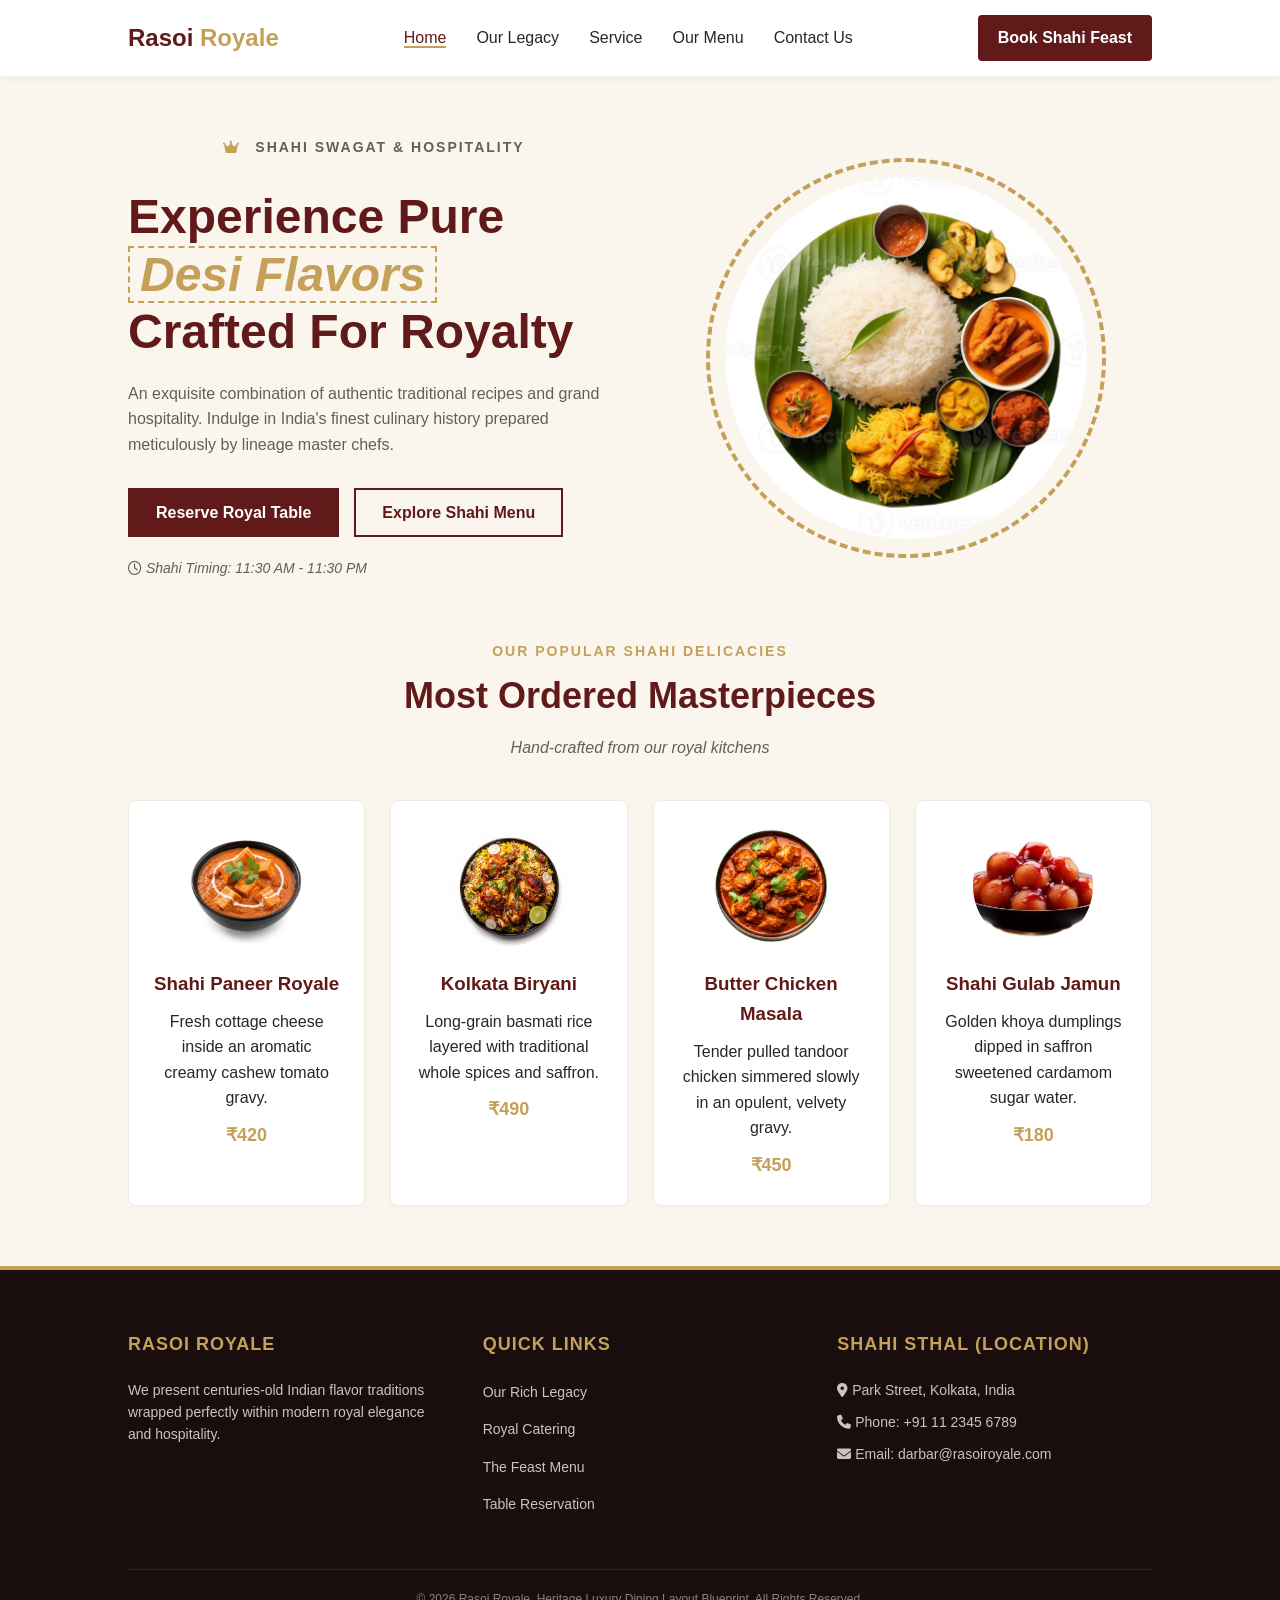
<file: website/index.html>
<!DOCTYPE html>
<html lang="en">
<head>
    <meta charset="UTF-8">
    <meta name="viewport" content="width=device-width, initial-scale=1.0">
    <title>Rasoi Royale - Authentic Shahi Dining</title>
    <link rel="stylesheet" href="https://cdnjs.cloudflare.com/ajax/libs/font-awesome/6.5.1/css/all.min.css">
    <link rel="stylesheet" href="css/style.css">
</head>
<body>

    <header>
        <div class="nav-container">
            <div class="logo">Rasoi <span>Royale</span></div>
            <nav>
                <ul>
                    <li><a href="index.html" class="active">Home</a></li>
                    <li><a href="legacy.html">Our Legacy</a></li>
                    <li><a href="services.html">Service</a></li>
                    <li><a href="menu.html">Our Menu</a></li>
                    <li><a href="contact.html">Contact Us</a></li>
                </ul>
            </nav>
            <a href="contact.html" class="btn-nav-book">Book Shahi Feast</a>
        </div>
    </header>

    <section class="hero-section">
        <div class="hero-content">
            <p class="section-tag"><i class="fa-solid fa-crown"></i> Shahi Swagat & Hospitality</p>
            <h1>Experience Pure <br><span>Desi Flavors</span><br> Crafted For Royalty</h1>
            <p>An exquisite combination of authentic traditional recipes and grand hospitality. Indulge in India's finest culinary history prepared meticulously by lineage master chefs.</p>
            <div class="hero-buttons">
                <a href="contact.html" class="btn-primary">Reserve Royal Table</a>
                <a href="menu.html" class="btn-secondary">Explore Shahi Menu</a>
            </div>
            <div class="hero-timing"><i class="fa-regular fa-clock"></i> Shahi Timing: 11:30 AM - 11:30 PM</div>
        </div>
        <div class="hero-image-area">
            <div class="circle-img-container">
                <img src="image/hero-thali.jpg" alt="Maharaja Thali">
            </div>
        </div>
    </section>

    <section>
        <p class="section-tag">Our Popular Shahi Delicacies</p>
        <h2 class="section-title">Most Ordered Masterpieces</h2>
        <p class="section-subtitle">Hand-crafted from our royal kitchens</p>
        
        <div class="cards-grid">
            <div class="card">
                <img src="image/paneer.jpg" alt="Shahi Paneer Royale">
                <h3>Shahi Paneer Royale</h3>
                <p>Fresh cottage cheese inside an aromatic creamy cashew tomato gravy.</p>
                <p class="price">₹420</p>
            </div>
            <div class="card">
                <img src="image/biryani.jpg" alt="Kolkata Biryani">
                <h3>Kolkata Biryani</h3>
                <p>Long-grain basmati rice layered with traditional whole spices and saffron.</p>
                <p class="price">₹490</p>
            </div>
            <div class="card">
                <img src="image/chicken.jpg" alt="Butter Chicken Masala">
                <h3>Butter Chicken Masala</h3>
                <p>Tender pulled tandoor chicken simmered slowly in an opulent, velvety gravy.</p>
                <p class="price">₹450</p>
            </div>
            <div class="card">
                <img src="image/gulab-jamun.jpg" alt="Shahi Gulab Jamun">
                <h3>Shahi Gulab Jamun</h3>
                <p>Golden khoya dumplings dipped in saffron sweetened cardamom sugar water.</p>
                <p class="price">₹180</p>
            </div>
        </div>
    </section>

    <footer>
        <div class="footer-container">
            <div class="footer-section">
                <h3>RASOI ROYALE</h3>
                <p>We present centuries-old Indian flavor traditions wrapped perfectly within modern royal elegance and hospitality.</p>
            </div>
            <div class="footer-section">
                <h3>QUICK LINKS</h3>
                <ul>
                    <li><a href="legacy.html">Our Rich Legacy</a></li>
                    <li><a href="services.html">Royal Catering</a></li>
                    <li><a href="menu.html">The Feast Menu</a></li>
                    <li><a href="contact.html">Table Reservation</a></li>
                </ul>
            </div>
            <div class="footer-section">
                <h3>SHAHI STHAL (LOCATION)</h3>
                <p><i class="fa-solid fa-location-dot"></i> Park Street, Kolkata, India</p>
                <p><i class="fa-solid fa-phone"></i> Phone: +91 11 2345 6789</p>
                <p><i class="fa-solid fa-envelope"></i> Email: darbar@rasoiroyale.com</p>
            </div>
        </div>
        <div class="footer-bottom">
            &copy; 2026 Rasoi Royale. Heritage Luxury Dining Layout Blueprint. All Rights Reserved.
        </div>
    </footer>

</body>
</html>
</file>
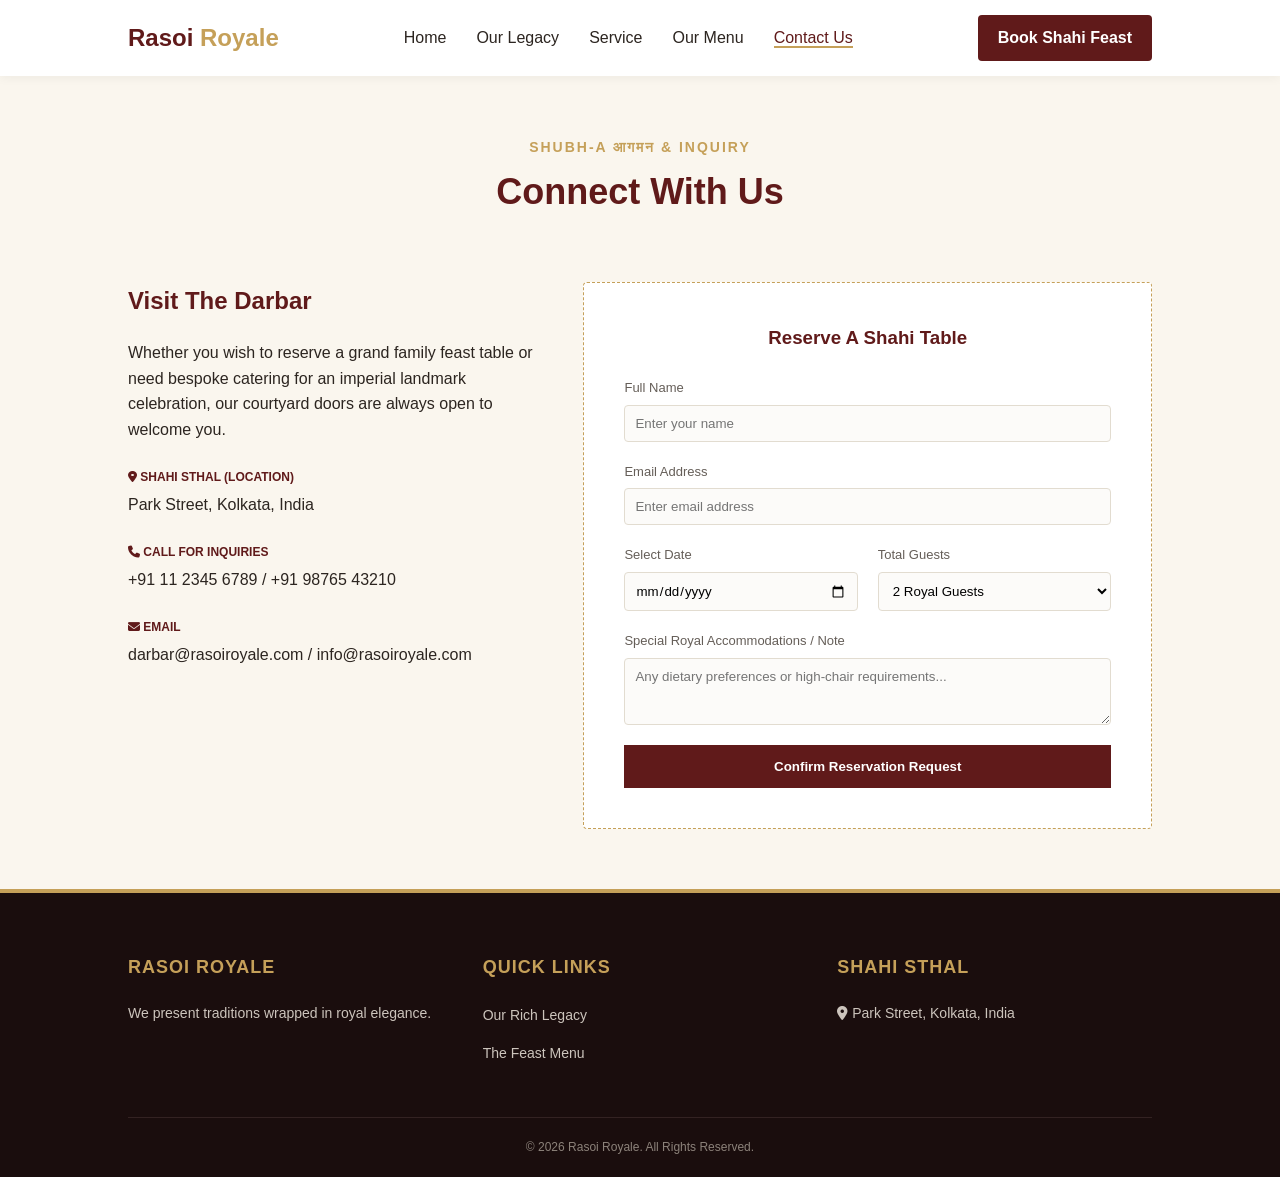
<file: website/contact.html>
<!DOCTYPE html>
<html lang="en">
<head>
    <meta charset="UTF-8">
    <meta name="viewport" content="width=device-width, initial-scale=1.0">
    <title>Connect With Us - Rasoi Royale</title>
    <link rel="stylesheet" href="https://cdnjs.cloudflare.com/ajax/libs/font-awesome/6.5.1/css/all.min.css">
    <link rel="stylesheet" href="css/style.css">
</head>
<body>

    <header>
        <div class="nav-container">
            <div class="logo">Rasoi <span>Royale</span></div>
            <nav>
                <ul>
                    <li><a href="index.html">Home</a></li>
                    <li><a href="legacy.html">Our Legacy</a></li>
                    <li><a href="services.html">Service</a></li>
                    <li><a href="menu.html">Our Menu</a></li>
                    <li><a href="contact.html" class="active">Contact Us</a></li>
                </ul>
            </nav>
            <a href="contact.html" class="btn-nav-book">Book Shahi Feast</a>
        </div>
    </header>

    <section style="padding-top: 60px;">
        <p class="section-tag">Shubh-A आगमन & Inquiry</p>
        <h2 class="section-title">Connect With Us</h2>
        <br><br>

        <div class="contact-wrapper">
            <div class="contact-info-panel">
                <h3>Visit The Darbar</h3>
                <p>Whether you wish to reserve a grand family feast table or need bespoke catering for an imperial landmark celebration, our courtyard doors are always open to welcome you.</p>
                <br>
                <div class="contact-method">
                    <h5><i class="fa-solid fa-location-dot"></i> Shahi Sthal (Location)</h5>
                    <p>Park Street, Kolkata, India</p>
                </div>
                <div class="contact-method">
                    <h5><i class="fa-solid fa-phone"></i> Call for Inquiries</h5>
                    <p>+91 11 2345 6789 / +91 98765 43210</p>
                </div>
                <div class="contact-method">
                    <h5><i class="fa-solid fa-envelope"></i> Email</h5>
                    <p>darbar@rasoiroyale.com / info@rasoiroyale.com</p>
                </div>
            </div>

            <div class="form-panel">
                <h3>Reserve A Shahi Table</h3>
                <form action="#" method="POST" onsubmit="alert('Your Royal Reservation Request has been captured successfully!'); return false;">
                    <div class="form-group" style="margin-bottom: 20px;">
                        <label for="name">Full Name</label>
                        <input type="text" id="name" placeholder="Enter your name" required>
                    </div>
                    
                    <div class="form-group" style="margin-bottom: 20px;">
                        <label for="email">Email Address</label>
                        <input type="email" id="email" placeholder="Enter email address" required>
                    </div>

                    <div class="form-row">
                        <div class="form-group">
                            <label for="date">Select Date</label>
                            <input type="date" id="date" required>
                        </div>
                        <div class="form-group">
                            <label for="guests">Total Guests</label>
                            <select id="guests">
                                <option>1 Royal Guest</option>
                                <option selected>2 Royal Guests</option>
                                <option>4 Royal Guests</option>
                                <option>6+ Grand Feast Guests</option>
                            </select>
                        </div>
                    </div>

                    <div class="form-group" style="margin-bottom: 20px;">
                        <label for="notes">Special Royal Accommodations / Note</label>
                        <textarea id="notes" rows="3" placeholder="Any dietary preferences or high-chair requirements..."></textarea>
                    </div>

                    <button type="submit" class="btn-submit">Confirm Reservation Request</button>
                </form>
            </div>
        </div>
    </section>

    <footer>
        <div class="footer-container">
            <div class="footer-section"><h3>RASOI ROYALE</h3><p>We present traditions wrapped in royal elegance.</p></div>
            <div class="footer-section"><h3>QUICK LINKS</h3><ul><li><a href="legacy.html">Our Rich Legacy</a></li><li><a href="menu.html">The Feast Menu</a></li></ul></div>
            <div class="footer-section"><h3>SHAHI STHAL</h3><p> <i class="fa-solid fa-location-dot"></i> Park Street, Kolkata, India</p></div>
        </div>
        <div class="footer-bottom">&copy; 2026 Rasoi Royale. All Rights Reserved.</div>
    </footer>

</body>
</html>
</file>
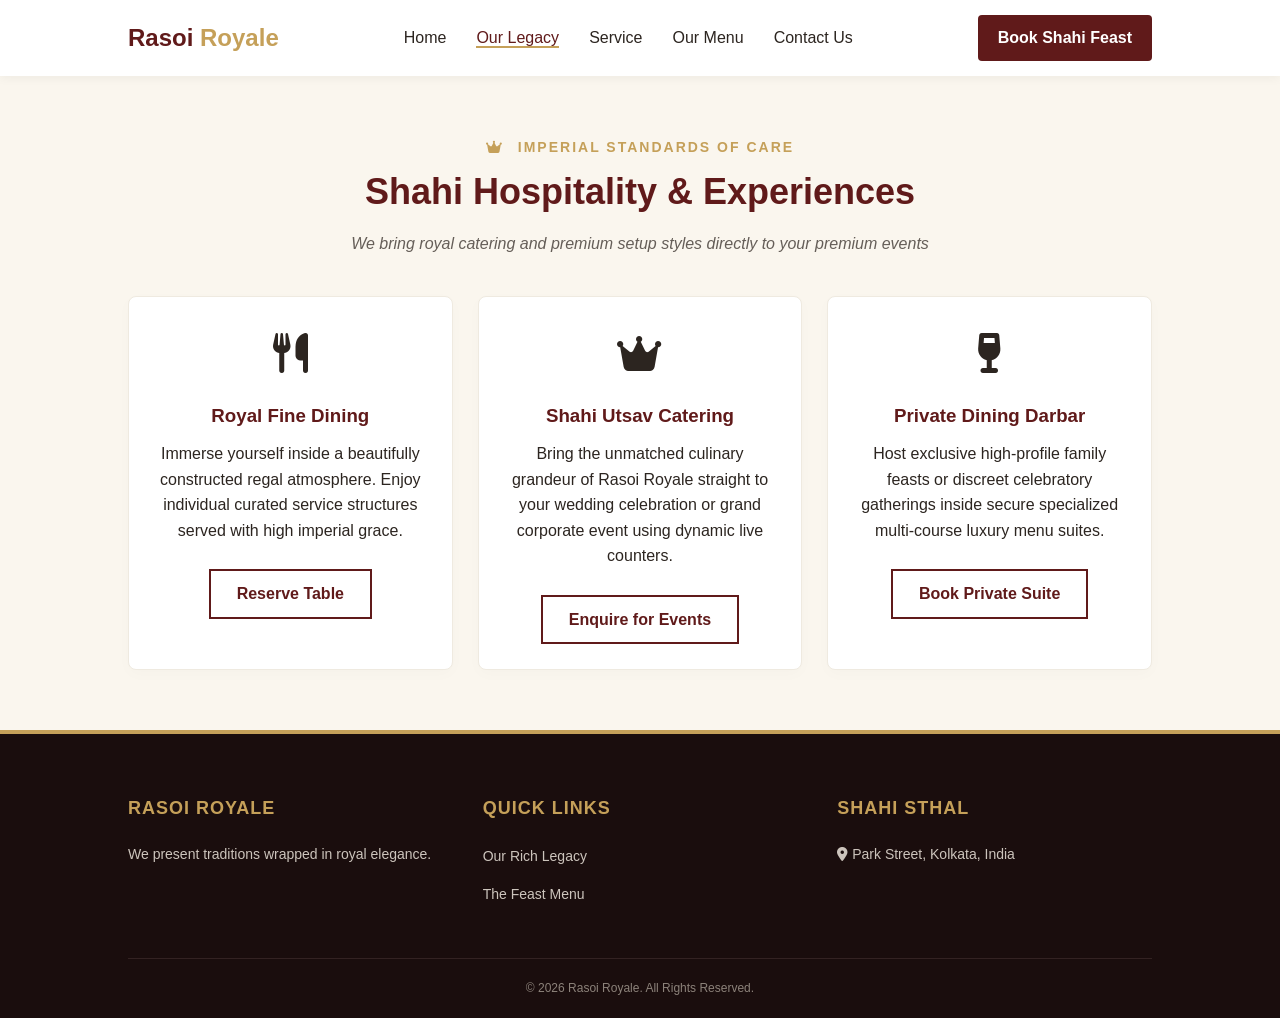
<file: website/legacy.html>
<!DOCTYPE html>
<html lang="en">
<head>
    <meta charset="UTF-8">
    <meta name="viewport" content="width=device-width, initial-scale=1.0">
    <title>Shahi Experiences - Rasoi Royale</title>
    <link rel="stylesheet" href="https://cdnjs.cloudflare.com/ajax/libs/font-awesome/6.5.1/css/all.min.css">
    <link rel="stylesheet" href="css/style.css">
</head>
<body>

    <header>
        <div class="nav-container">
            <div class="logo">Rasoi <span>Royale</span></div>
            <nav>
                <ul>
                    <li><a href="index.html">Home</a></li>
                    <li><a href="legacy.html" class="active">Our Legacy</a></li>
                    <li><a href="services.html">Service</a></li>
                    <li><a href="menu.html">Our Menu</a></li>
                    <li><a href="contact.html">Contact Us</a></li>
                </ul>
            </nav>
            <a href="contact.html" class="btn-nav-book">Book Shahi Feast</a>
        </div>
    </header>

    <section style="padding-top: 60px;">
        <p class="section-tag"><i class="fa-solid fa-crown"></i> Imperial Standards of Care</p>
        <h2 class="section-title">Shahi Hospitality & Experiences</h2>
        <p class="section-subtitle">We bring royal catering and premium setup styles directly to your premium events</p>

        <div class="cards-grid">
            <div class="card">
                <div style="font-size: 40px; margin-bottom: 15px;"><i class="fa-solid fa-utensils"></i></div>
                <h3>Royal Fine Dining</h3>
                <p>Immerse yourself inside a beautifully constructed regal atmosphere. Enjoy individual curated service structures served with high imperial grace.</p>
                <br>
                <a href="contact.html" class="btn-secondary">Reserve Table</a>
            </div>
            <div class="card">
                <div style="font-size: 40px; margin-bottom: 15px;"><i class="fa-solid fa-crown"></i></div>
                <h3>Shahi Utsav Catering</h3>
                <p>Bring the unmatched culinary grandeur of Rasoi Royale straight to your wedding celebration or grand corporate event using dynamic live counters.</p>
                <br>
                <a href="contact.html" class="btn-secondary">Enquire for Events</a>
            </div>
            <div class="card">
                <div style="font-size: 40px; margin-bottom: 15px;"><i class="fa-solid fa-wine-glass"></i></div>
                <h3>Private Dining Darbar</h3>
                <p>Host exclusive high-profile family feasts or discreet celebratory gatherings inside secure specialized multi-course luxury menu suites.</p>
                <br>
                <a href="contact.html" class="btn-secondary">Book Private Suite</a>
            </div>
        </div>
    </section>

    <footer>
        <div class="footer-container">
            <div class="footer-section"><h3>RASOI ROYALE</h3><p>We present traditions wrapped in royal elegance.</p></div>
            <div class="footer-section"><h3>QUICK LINKS</h3><ul><li><a href="legacy.html">Our Rich Legacy</a></li><li><a href="menu.html">The Feast Menu</a></li></ul></div>
            <div class="footer-section"><h3>SHAHI STHAL</h3><p><i class="fa-solid fa-location-dot"></i> Park Street, Kolkata, India</p></div>
        </div>
        <div class="footer-bottom">&copy; 2026 Rasoi Royale. All Rights Reserved.</div>
    </footer>

</body>
</html>
</file>
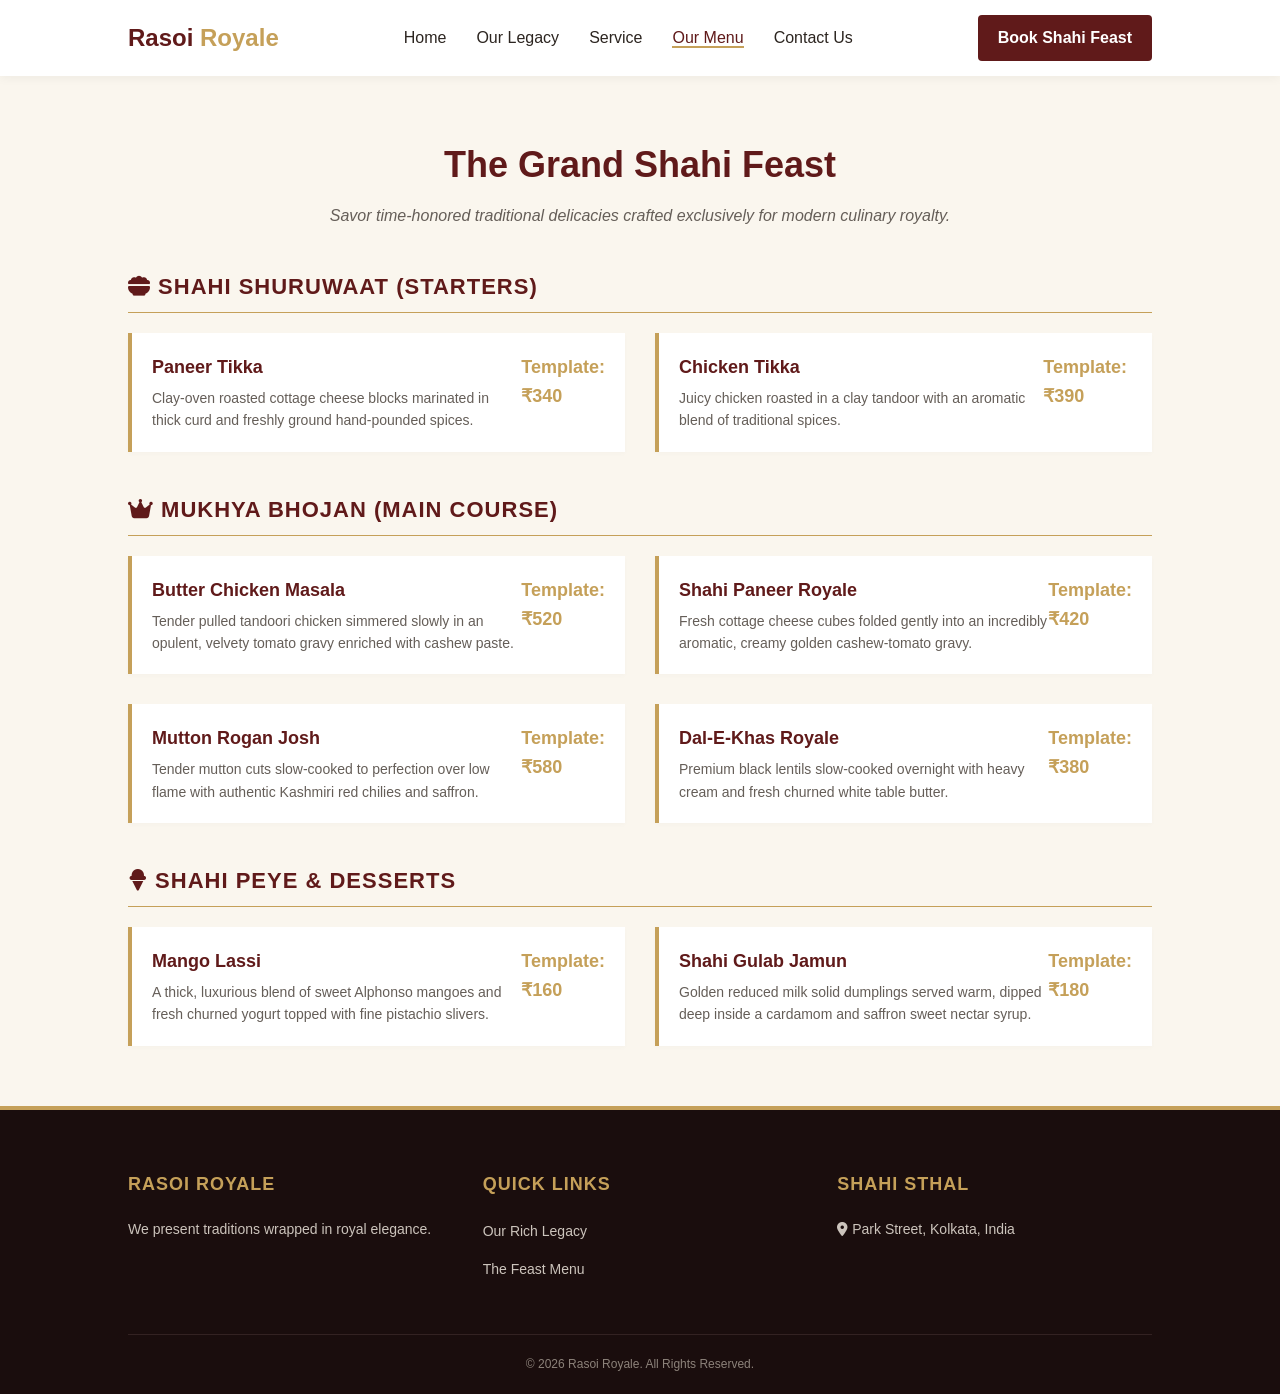
<file: website/menu.html>
<!DOCTYPE html>
<html lang="en">
<head>
    <meta charset="UTF-8">
    <meta name="viewport" content="width=device-width, initial-scale=1.0">
    <title>The Grand Shahi Feast Menu - Rasoi Royale</title>
    <link rel="stylesheet" href="https://cdnjs.cloudflare.com/ajax/libs/font-awesome/6.5.1/css/all.min.css">
    <link rel="stylesheet" href="css/style.css">
</head>
<body>

    <header>
        <div class="nav-container">
            <div class="logo">Rasoi <span>Royale</span></div>
            <nav>
                <ul>
                    <li><a href="index.html">Home</a></li>
                    <li><a href="legacy.html">Our Legacy</a></li>
                    <li><a href="services.html">Service</a></li>
                    <li><a href="menu.html" class="active">Our Menu</a></li>
                    <li><a href="contact.html">Contact Us</a></li>
                </ul>
            </nav>
            <a href="contact.html" class="btn-nav-book">Book Shahi Feast</a>
        </div>
    </header>

    <section class="menu-container" style="padding-top: 60px;">
        <h2 class="section-title">The Grand Shahi Feast</h2>
        <p class="section-subtitle">Savor time-honored traditional delicacies crafted exclusively for modern culinary royalty.</p>

        <h3 class="menu-category-title"><i class="fa-solid fa-bowl-food"></i> SHAHI SHURUWAAT (STARTERS)</h3>
        <div class="menu-split-grid">
            <div class="menu-item">
                <div class="menu-item-info">
                    <h4>Paneer Tikka</h4>
                    <p>Clay-oven roasted cottage cheese blocks marinated in thick curd and freshly ground hand-pounded spices.</p>
                </div>
                <div class="menu-item-price">Template:₹340</div>
            </div>
            <div class="menu-item">
                <div class="menu-item-info">
                    <h4>Chicken Tikka</h4>
                    <p>Juicy chicken roasted in a clay tandoor with an aromatic blend of traditional spices.</p>
                </div>
                <div class="menu-item-price">Template:₹390</div>
            </div>
        </div>

        <h3 class="menu-category-title"><i class="fa-solid fa-crown"></i> MUKHYA BHOJAN (MAIN COURSE)</h3>
        <div class="menu-split-grid">
            <div class="menu-item">
                <div class="menu-item-info">
                    <h4>Butter Chicken Masala</h4>
                    <p>Tender pulled tandoori chicken simmered slowly in an opulent, velvety tomato gravy enriched with cashew paste.</p>
                </div>
                <div class="menu-item-price">Template:₹520</div>
            </div>
            <div class="menu-item">
                <div class="menu-item-info">
                    <h4>Shahi Paneer Royale</h4>
                    <p>Fresh cottage cheese cubes folded gently into an incredibly aromatic, creamy golden cashew-tomato gravy.</p>
                </div>
                <div class="menu-item-price">Template:₹420</div>
            </div>
            <div class="menu-item">
                <div class="menu-item-info">
                    <h4>Mutton Rogan Josh</h4>
                    <p>Tender mutton cuts slow-cooked to perfection over low flame with authentic Kashmiri red chilies and saffron.</p>
                </div>
                <div class="menu-item-price">Template:₹580</div>
            </div>
            <div class="menu-item">
                <div class="menu-item-info">
                    <h4>Dal-E-Khas Royale</h4>
                    <p>Premium black lentils slow-cooked overnight with heavy cream and fresh churned white table butter.</p>
                </div>
                <div class="menu-item-price">Template:₹380</div>
            </div>
        </div>

        <h3 class="menu-category-title"><i class="fa-solid fa-ice-cream"></i> SHAHI PEYE & DESSERTS</h3>
        <div class="menu-split-grid">
            <div class="menu-item">
                <div class="menu-item-info">
                    <h4>Mango Lassi</h4>
                    <p>A thick, luxurious blend of sweet Alphonso mangoes and fresh churned yogurt topped with fine pistachio slivers.</p>
                </div>
                <div class="menu-item-price">Template:₹160</div>
            </div>
            <div class="menu-item">
                <div class="menu-item-info">
                    <h4>Shahi Gulab Jamun</h4>
                    <p>Golden reduced milk solid dumplings served warm, dipped deep inside a cardamom and saffron sweet nectar syrup.</p>
                </div>
                <div class="menu-item-price">Template:₹180</div>
            </div>
        </div>
    </section>

    <footer>
        <div class="footer-container">
            <div class="footer-section"><h3>RASOI ROYALE</h3><p>We present traditions wrapped in royal elegance.</p></div>
            <div class="footer-section"><h3>QUICK LINKS</h3><ul><li><a href="legacy.html">Our Rich Legacy</a></li><li><a href="menu.html">The Feast Menu</a></li></ul></div>
            <div class="footer-section"><h3>SHAHI STHAL</h3><p> <i class="fa-solid fa-location-dot"></i> Park Street, Kolkata, India</p></div>
        </div>
        <div class="footer-bottom">&copy; 2026 Rasoi Royale. All Rights Reserved.</div>
    </footer>

</body>
</html>
</file>
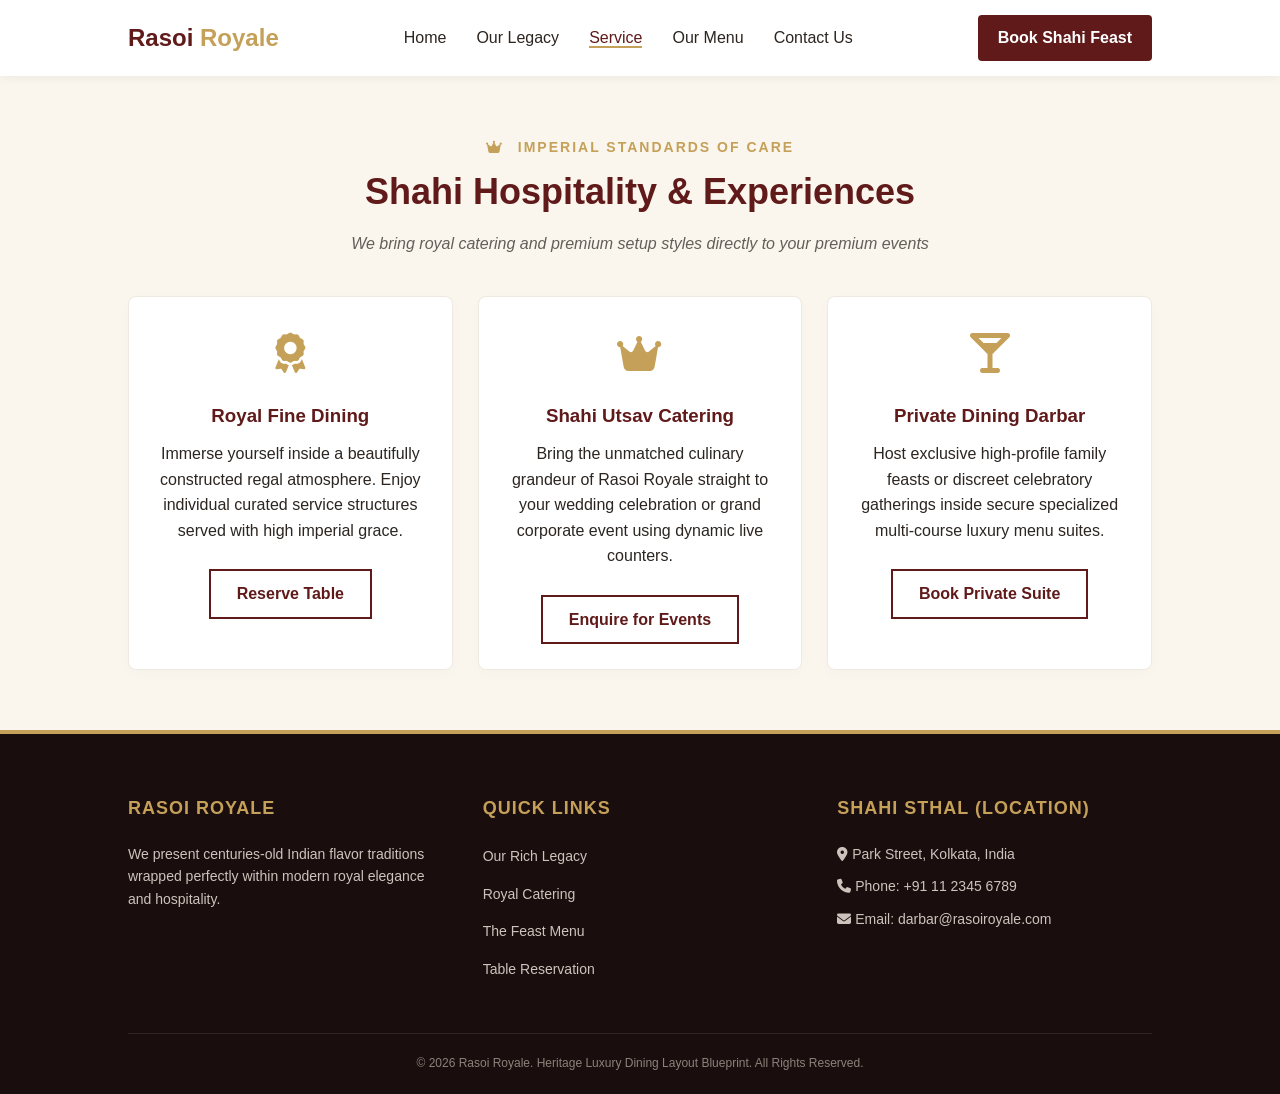
<file: website/services.html>
<!DOCTYPE html>
<html lang="en">
<head>
    <meta charset="UTF-8">
    <meta name="viewport" content="width=device-width, initial-scale=1.0">
    <title>Shahi Experiences - Rasoi Royale</title>
    <link rel="stylesheet" href="https://cdnjs.cloudflare.com/ajax/libs/font-awesome/6.5.1/css/all.min.css">
    <link rel="stylesheet" href="css/style.css">
</head>
<body>

    <header>
        <div class="nav-container">
            <div class="logo">Rasoi <span>Royale</span></div>
            <nav>
                <ul>
                    <li><a href="index.html">Home</a></li>
                    <li><a href="legacy.html">Our Legacy</a></li>
                    <li><a href="services.html" class="active">Service</a></li>
                    <li><a href="menu.html">Our Menu</a></li>
                    <li><a href="contact.html">Contact Us</a></li>
                </ul>
            </nav>
            <a href="contact.html" class="btn-nav-book">Book Shahi Feast</a>
        </div>
    </header>

    <section style="padding-top: 60px;">
        <p class="section-tag"><i class="fa-solid fa-crown"></i> Imperial Standards of Care</p>
        <h2 class="section-title">Shahi Hospitality & Experiences</h2>
        <p class="section-subtitle">We bring royal catering and premium setup styles directly to your premium events</p>

        <div class="cards-grid">
            <div class="card">
                <div style="font-size: 40px; margin-bottom: 15px; color: var(--secondary-gold);">
                    <i class="fa-solid fa-award"></i>
                </div>
                <h3>Royal Fine Dining</h3>
                <p>Immerse yourself inside a beautifully constructed regal atmosphere. Enjoy individual curated service structures served with high imperial grace.</p>
                <br>
                <a href="contact.html" class="btn-secondary">Reserve Table</a>
            </div>
            <div class="card">
                <div style="font-size: 40px; margin-bottom: 15px; color: var(--secondary-gold);">
                    <i class="fa-solid fa-crown"></i>
                </div>
                <h3>Shahi Utsav Catering</h3>
                <p>Bring the unmatched culinary grandeur of Rasoi Royale straight to your wedding celebration or grand corporate event using dynamic live counters.</p>
                <br>
                <a href="contact.html" class="btn-secondary">Enquire for Events</a>
            </div>
            <div class="card">
                <div style="font-size: 40px; margin-bottom: 15px; color: var(--secondary-gold);">
                    <i class="fa-solid fa-glass-martini-alt"></i>
                </div>
                <h3>Private Dining Darbar</h3>
                <p>Host exclusive high-profile family feasts or discreet celebratory gatherings inside secure specialized multi-course luxury menu suites.</p>
                <br>
                <a href="contact.html" class="btn-secondary">Book Private Suite</a>
            </div>
        </div>
    </section>

    <footer>
        <div class="footer-container">
            <div class="footer-section">
                <h3>RASOI ROYALE</h3>
                <p>We present centuries-old Indian flavor traditions wrapped perfectly within modern royal elegance and hospitality.</p>
            </div>
            <div class="footer-section">
                <h3>QUICK LINKS</h3>
                <ul>
                    <li><a href="legacy.html">Our Rich Legacy</a></li>
                    <li><a href="services.html">Royal Catering</a></li>
                    <li><a href="menu.html">The Feast Menu</a></li>
                    <li><a href="contact.html">Table Reservation</a></li>
                </ul>
            </div>
            <div class="footer-section">
                <h3>SHAHI STHAL (LOCATION)</h3>
                <p><i class="fa-solid fa-location-dot"></i> Park Street, Kolkata, India</p>
                <p><i class="fa-solid fa-phone"></i> Phone: +91 11 2345 6789</p>
                <p><i class="fa-solid fa-envelope"></i> Email: darbar@rasoiroyale.com</p>
            </div>
        </div>
        <div class="footer-bottom">
            &copy; 2026 Rasoi Royale. Heritage Luxury Dining Layout Blueprint. All Rights Reserved.
        </div>
    </footer>

</body>
</html>
</file>
<file: website/css/style.css>
* {
    margin: 0;
    padding: 0;
    box-sizing: border-box;
    font-family: 'Segoe UI', Tahoma, Geneva, Verdana, sans-serif;
}

:root {
    --bg-cream: #FAF6EE;
    --primary-maroon: #601A1A;
    --secondary-gold: #C5A059;
    --text-dark: #2C2520;
    --text-muted: #655E58;
    --white: #FFFFFF;
}

body {
    background-color: var(--bg-cream);
    color: var(--text-dark);
    line-height: 1.6;
}

header {
    background-color: var(--white);
    padding: 15px 10%;
    box-shadow: 0 2px 10px rgba(0,0,0,0.05);
    position: sticky;
    top: 0;
    z-index: 1000;
}

.nav-container {
    display: flex;
    justify-content: space-between;
    align-items: center;
}

.logo {
    font-size: 24px;
    font-weight: bold;
    color: var(--primary-maroon);
}

.logo span {
    color: var(--secondary-gold);
}

nav ul {
    display: flex;
    list-style: none;
    gap: 30px;
}

nav ul li a {
    text-decoration: none;
    color: var(--text-dark);
    font-weight: 500;
    transition: color 0.3s;
}

nav ul li a:hover, nav ul li a.active {
    color: var(--primary-maroon);
    border-bottom: 2px solid var(--secondary-gold);
}

.btn-nav-book {
    background-color: var(--primary-maroon);
    color: var(--white);
    padding: 10px 20px;
    border: none;
    border-radius: 4px;
    font-weight: bold;
    cursor: pointer;
    text-decoration: none;
    transition: background 0.3s;
}

.btn-nav-book:hover {
    background-color: #4A1212;
}


footer {
    background-color: #1A0D0D;
    color: var(--white);
    padding: 60px 10% 20px 10%;
    margin-top: 60px;
    border-top: 4px solid var(--secondary-gold);
}

.footer-container {
    display: grid;
    grid-template-columns: repeat(auto-fit, minmax(250px, 1fr));
    gap: 40px;
    margin-bottom: 40px;
}

.footer-section h3 {
    color: var(--secondary-gold);
    font-size: 18px;
    margin-bottom: 20px;
    letter-spacing: 1px;
}

.footer-section p {
    color: #CCC4BC;
    font-size: 14px;
    margin-bottom: 10px;
}

.footer-section ul {
    list-style: none;
}

.footer-section ul li {
    margin-bottom: 12px;
}

.footer-section ul li a {
    color: #CCC4BC;
    text-decoration: none;
    font-size: 14px;
    transition: color 0.3s;
}

.footer-section ul li a:hover {
    color: var(--secondary-gold);
}

.footer-bottom {
    text-align: center;
    padding-top: 20px;
    border-top: 1px solid #332222;
    font-size: 12px;
    color: #8C827A;
}


.section-tag {
    text-align: center;
    color: var(--secondary-gold);
    text-transform: uppercase;
    font-size: 14px;
    letter-spacing: 2px;
    font-weight: bold;
    margin-bottom: 5px;
}

.section-tag i {
    margin-right: 8px;
    color: var(--secondary-gold);
}

.section-title {
    text-align: center;
    color: var(--primary-maroon);
    font-size: 36px;
    margin-bottom: 10px;
}

.section-subtitle {
    text-align: center;
    color: var(--text-muted);
    font-style: italic;
    margin-bottom: 40px;
}


.btn-primary {
    background-color: var(--primary-maroon);
    color: var(--white);
    padding: 12px 28px;
    border: none;
    cursor: pointer;
    font-weight: bold;
    text-decoration: none;
    display: inline-block;
    transition: 0.3s;
}

.btn-secondary {
    background-color: transparent;
    color: var(--primary-maroon);
    border: 2px solid var(--primary-maroon);
    padding: 10px 26px;
    cursor: pointer;
    font-weight: bold;
    text-decoration: none;
    display: inline-block;
    transition: 0.3s;
}

.btn-primary:hover { background-color: #4A1212; }
.btn-secondary:hover { background-color: var(--primary-maroon); color: var(--white); }


.hero-section {
    display: flex;
    align-items: center;
    justify-content: space-between;
    padding: 60px 10%;
    gap: 40px;
}

.hero-content { flex: 1; }
.hero-image-area { flex: 1; display: flex; justify-content: center; }

.hero-content h1 {
    font-size: 48px;
    color: var(--primary-maroon);
    margin-bottom: 20px;
    line-height: 1.2;
}

.hero-content h1 span {
    color: var(--secondary-gold);
    border: 2px dashed var(--secondary-gold);
    padding: 0 10px;
    font-style: italic;
}

.hero-content p { color: var(--text-muted); margin-bottom: 30px; }
.hero-buttons { display: flex; gap: 15px; margin-bottom: 20px; }
.hero-timing { font-size: 14px; color: var(--text-muted); font-style: italic; }

.circle-img-container {
    width: 400px;
    height: 400px;
    border-radius: 50%;
    border: 4px dashed var(--secondary-gold);
    padding: 15px;
    position: relative;
}

.circle-img-container img {
    width: 100%;
    height: 100%;
    object-fit: cover;
    border-radius: 50%;
}


.cards-grid {
    display: grid;
    grid-template-columns: repeat(auto-fit, minmax(220px, 1fr));
    gap: 25px;
    padding: 0 10%;
    margin-bottom: 60px;
}

.card {
    background-color: var(--white);
    border: 1px solid #EFEAE0;
    border-radius: 8px;
    padding: 25px;
    text-align: center;
    box-shadow: 0 4px 15px rgba(0,0,0,0.02);
}

.card img { width: 120px; height: 120px; border-radius: 50%; object-fit: cover; margin-bottom: 15px; }
.card h3 { color: var(--primary-maroon); margin-bottom: 10px; }
.card .price { color: var(--secondary-gold); font-weight: bold; margin-top: 10px; font-size: 18px; }


.story-block {
    max-width: 800px;
    margin: 40px auto;
    text-align: center;
    padding: 0 20px;
}

.blockquote-box {
    border-left: 3px solid var(--secondary-gold);
    border-right: 3px solid var(--secondary-gold);
    padding: 20px;
    margin: 30px 0;
    font-style: italic;
    color: var(--primary-maroon);
    font-size: 18px;
}


.menu-container {
    padding: 0 10%;
}

.menu-category-title {
    color: var(--primary-maroon);
    border-bottom: 1px solid var(--secondary-gold);
    padding-bottom: 8px;
    margin: 40px 0 20px 0;
    font-size: 22px;
    letter-spacing: 1px;
}

.menu-split-grid {
    display: grid;
    grid-template-columns: 1fr 1fr;
    gap: 30px;
}

.menu-item {
    background: var(--white);
    padding: 20px;
    border-left: 4px solid var(--secondary-gold);
    display: flex;
    justify-content: space-between;
    align-items: flex-start;
    box-shadow: 0 2px 5px rgba(0,0,0,0.02);
}

.menu-item-info h4 { color: var(--primary-maroon); font-size: 18px; margin-bottom: 5px; }
.menu-item-info p { color: var(--text-muted); font-size: 14px; }
.menu-item-price { color: var(--secondary-gold); font-weight: bold; font-size: 18px; }


.contact-wrapper {
    display: flex;
    padding: 0 10%;
    gap: 50px;
    align-items: flex-start;
}

.contact-info-panel { flex: 1; }
.contact-info-panel h3 { color: var(--primary-maroon); margin-bottom: 20px; font-size: 24px; }
.contact-method { margin-bottom: 25px; }
.contact-method h5 { color: var(--primary-maroon); text-transform: uppercase; font-size: 12px; margin-bottom: 5px; }

.form-panel {
    flex: 1.2;
    background: var(--white);
    padding: 40px;
    border: 1px dashed var(--secondary-gold);
    border-radius: 4px;
}

.form-panel h3 { color: var(--primary-maroon); text-align: center; margin-bottom: 25px; }

.form-row {
    display: flex;
    gap: 20px;
    margin-bottom: 20px;
}

.form-group {
    flex: 1;
    display: flex;
    flex-direction: column;
}

.form-group label {
    font-size: 13px;
    color: var(--text-muted);
    margin-bottom: 6px;
}

.form-group input, .form-group select, .form-group textarea {
    padding: 10px;
    border: 1px solid #E2DCD0;
    background-color: #FCFBF9;
    border-radius: 4px;
}

.form-group input:focus, .form-group select:focus, .form-group textarea:focus {
    outline: none;
    border-color: var(--secondary-gold);
}

.btn-submit {
    background-color: var(--primary-maroon);
    color: var(--white);
    padding: 14px;
    width: 100%;
    border: none;
    font-weight: bold;
    cursor: pointer;
    transition: 0.3s;
}
.btn-submit:hover { background-color: #4A1212; }
</file>
